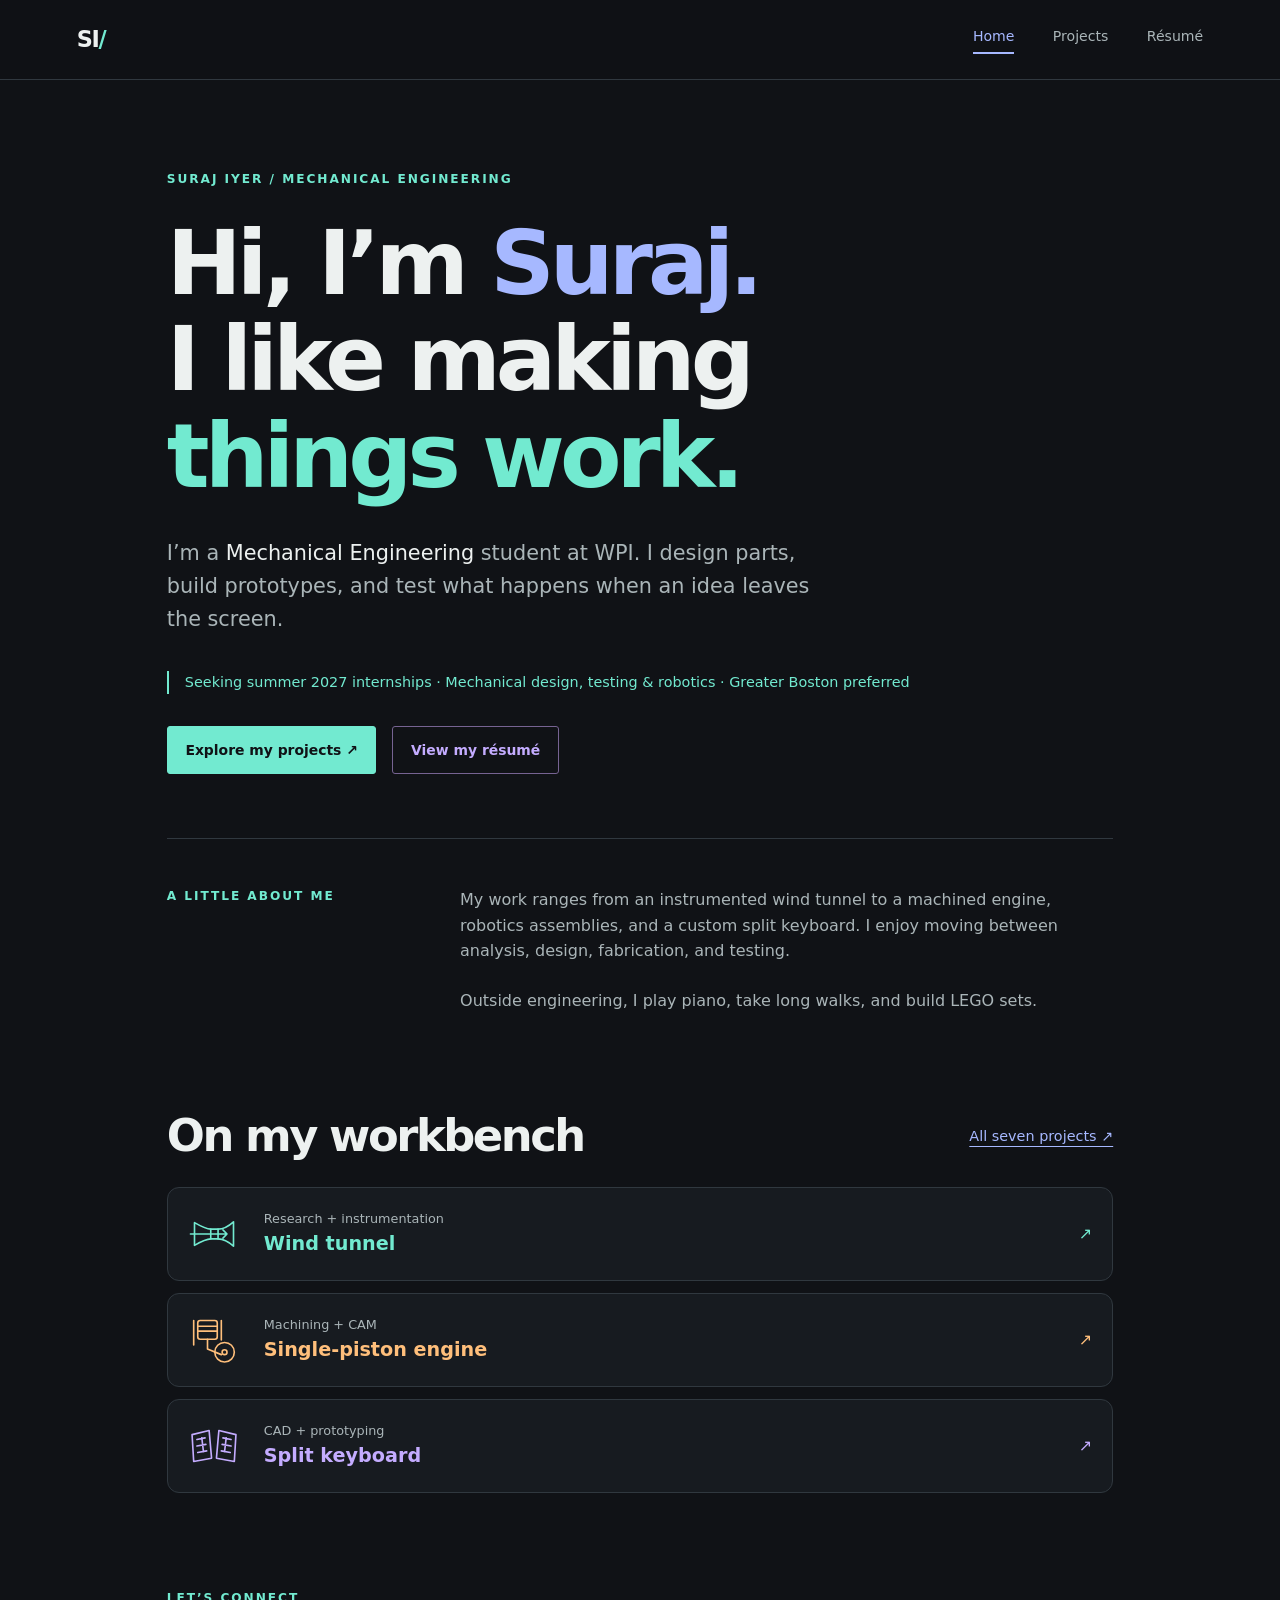
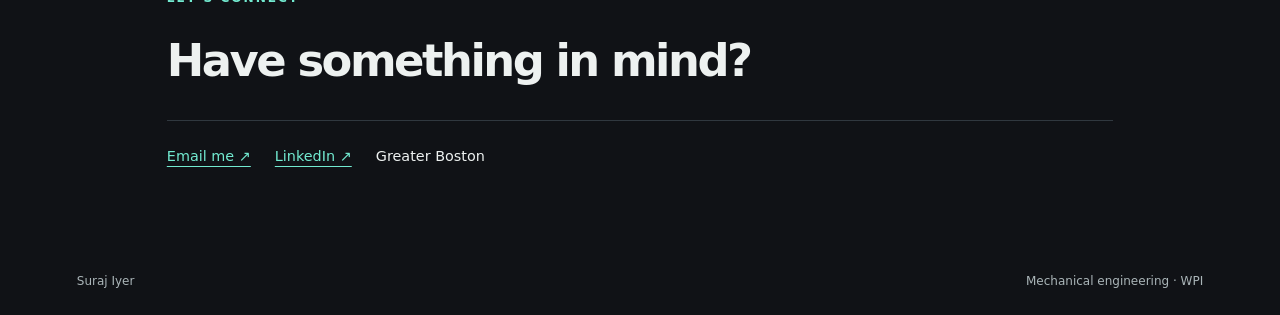
<file: index.html>
<!doctype html><html lang="en"><head><meta charset="utf-8"><meta name="viewport" content="width=device-width,initial-scale=1"><title>Suraj Iyer — Mechanical Engineering</title><meta name="description" content="Suraj Iyer’s engineering portfolio: design, machining, wind-tunnel research, robotics, and software."><link rel="stylesheet" href="styles.css"></head>
<body class="home-page"><a class="skip" href="#main">Skip to content</a><header class="site-header"><a class="wordmark" href="index.html" aria-label="Suraj Iyer, home">SI<span>/</span></a><nav aria-label="Primary navigation"><a href="index.html" aria-current="page">Home</a><a href="projects.html">Projects</a><a href="resume.html">Résumé</a></nav></header>
<main id="main" class="home-main"><section class="home-intro"><p class="eyebrow">Suraj Iyer / Mechanical engineering</p><h1>Hi, I’m <span class="text-blue">Suraj.</span><br>I like making<br><span class="text-mint">things work.</span></h1><p class="home-lead">I’m a <strong>Mechanical Engineering</strong> student at WPI. I design parts, build prototypes, and test what happens when an idea leaves the screen.</p><p class="availability">Seeking summer 2027 internships · Mechanical design, testing &amp; robotics · Greater Boston preferred</p><div class="home-actions"><a class="button primary" href="projects.html">Explore my projects ↗</a><a class="button resume-link" href="resume.html">View my résumé</a></div></section>
<section class="home-about" id="about"><p class="eyebrow">A little about me</p><div><p>My work ranges from an instrumented wind tunnel to a machined engine, robotics assemblies, and a custom split keyboard. I enjoy moving between analysis, design, fabrication, and testing.</p><p>Outside engineering, I play piano, take long walks, and build LEGO sets.</p></div></section>
<section class="home-selected"><div class="home-section-title"><h2>On my workbench</h2><a href="projects.html">All seven projects ↗</a></div><div class="featured-links">
<a href="work.html#wind-tunnel" class="mini-project" style="--project-color:#72ead0"><span class="project-icon" data-icon="wind" aria-hidden="true"></span><span><small>Research + instrumentation</small><strong>Wind tunnel</strong></span><span aria-hidden="true">↗</span></a>
<a href="work.html#engine" class="mini-project" style="--project-color:#ffbf7b"><span class="project-icon" data-icon="engine" aria-hidden="true"></span><span><small>Machining + CAM</small><strong>Single-piston engine</strong></span><span aria-hidden="true">↗</span></a>
<a href="work.html#keyboard" class="mini-project" style="--project-color:#c4acff"><span class="project-icon" data-icon="keyboard" aria-hidden="true"></span><span><small>CAD + prototyping</small><strong>Split keyboard</strong></span><span aria-hidden="true">↗</span></a></div></section>
<section class="home-contact"><p class="eyebrow">Let’s connect</p><h2>Have something in mind?</h2><div class="contact-row"><a href="mailto:iyersuraj8@gmail.com">Email me ↗</a><a href="https://www.linkedin.com/in/suraj-iyer-636031312/" target="_blank" rel="noopener">LinkedIn ↗</a><span>Greater Boston</span></div></section></main><footer><span>Suraj Iyer</span><span>Mechanical engineering · WPI</span></footer><script src="script.js"></script></body></html>
</file>
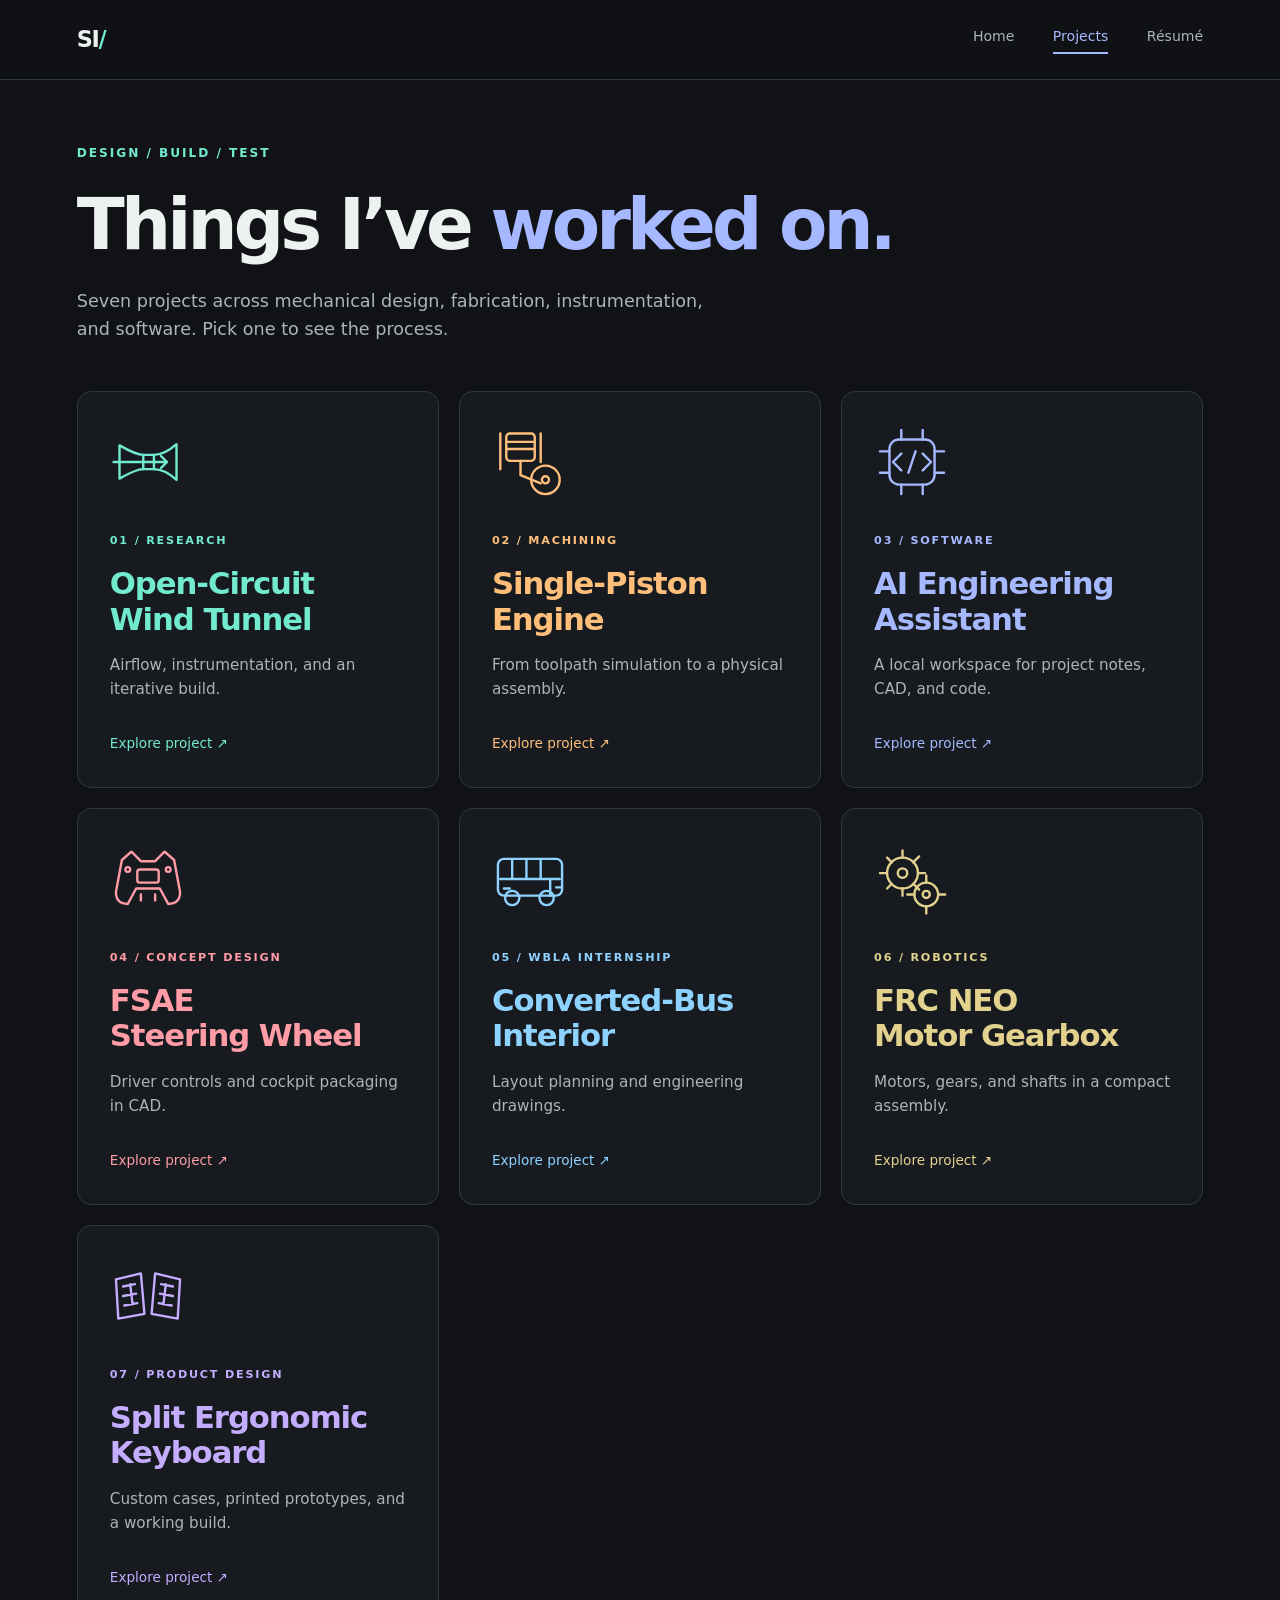
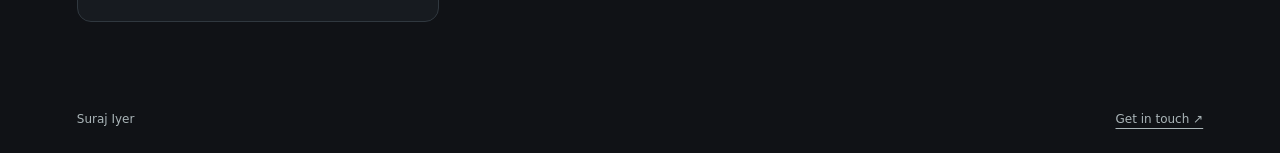
<file: projects.html>
<!doctype html><html lang="en"><head><meta charset="utf-8"><meta name="viewport" content="width=device-width,initial-scale=1"><title>Projects — Suraj Iyer</title><meta name="description" content="Explore Suraj Iyer’s engineering projects."><link rel="stylesheet" href="styles.css"></head><body><a class="skip" href="#project-index">Skip to projects</a><header class="site-header"><a class="wordmark" href="index.html" aria-label="Suraj Iyer, home">SI<span>/</span></a><nav aria-label="Primary navigation"><a href="index.html">Home</a><a href="projects.html" aria-current="page">Projects</a><a href="resume.html">Résumé</a></nav></header>
<main class="project-index" id="project-index"><p class="eyebrow">Design / Build / Test</p><h1>Things I’ve <span class="text-blue">worked on.</span></h1><p class="page-lead">Seven projects across mechanical design, fabrication, instrumentation, and software. Pick one to see the process.</p><div class="icon-grid">
<a class="icon-tile" style="--project-color:#72ead0" href="work.html#wind-tunnel"><span class="project-icon" data-icon="wind" aria-hidden="true"></span><p class="eyebrow">01 / Research</p><h2>Open-Circuit<br>Wind Tunnel</h2><p>Airflow, instrumentation, and an iterative build.</p><span class="tile-cta">Explore project ↗</span></a>
<a class="icon-tile" style="--project-color:#ffbf7b" href="work.html#engine"><span class="project-icon" data-icon="engine" aria-hidden="true"></span><p class="eyebrow">02 / Machining</p><h2>Single-Piston<br>Engine</h2><p>From toolpath simulation to a physical assembly.</p><span class="tile-cta">Explore project ↗</span></a>
<a class="icon-tile" style="--project-color:#a6b8ff" href="work.html#jarvis"><span class="project-icon" data-icon="jarvis" aria-hidden="true"></span><p class="eyebrow">03 / Software</p><h2>AI Engineering<br>Assistant</h2><p>A local workspace for project notes, CAD, and code.</p><span class="tile-cta">Explore project ↗</span></a>
<a class="icon-tile" style="--project-color:#ff9ca6" href="work.html#steering"><span class="project-icon" data-icon="steering" aria-hidden="true"></span><p class="eyebrow">04 / Concept design</p><h2>FSAE<br>Steering Wheel</h2><p>Driver controls and cockpit packaging in CAD.</p><span class="tile-cta">Explore project ↗</span></a>
<a class="icon-tile" style="--project-color:#8ed2ff" href="work.html#wbla"><span class="project-icon" data-icon="bus" aria-hidden="true"></span><p class="eyebrow">05 / WBLA internship</p><h2>Converted-Bus<br>Interior</h2><p>Layout planning and engineering drawings.</p><span class="tile-cta">Explore project ↗</span></a>
<a class="icon-tile" style="--project-color:#e3d18e" href="work.html#frc-gearbox"><span class="project-icon" data-icon="gearbox" aria-hidden="true"></span><p class="eyebrow">06 / Robotics</p><h2>FRC NEO<br>Motor Gearbox</h2><p>Motors, gears, and shafts in a compact assembly.</p><span class="tile-cta">Explore project ↗</span></a>
<a class="icon-tile" style="--project-color:#c4acff" href="work.html#keyboard"><span class="project-icon" data-icon="keyboard" aria-hidden="true"></span><p class="eyebrow">07 / Product design</p><h2>Split Ergonomic<br>Keyboard</h2><p>Custom cases, printed prototypes, and a working build.</p><span class="tile-cta">Explore project ↗</span></a>
</div></main><footer><span>Suraj Iyer</span><a href="mailto:iyersuraj8@gmail.com">Get in touch ↗</a></footer><script src="script.js"></script></body></html>
</file>
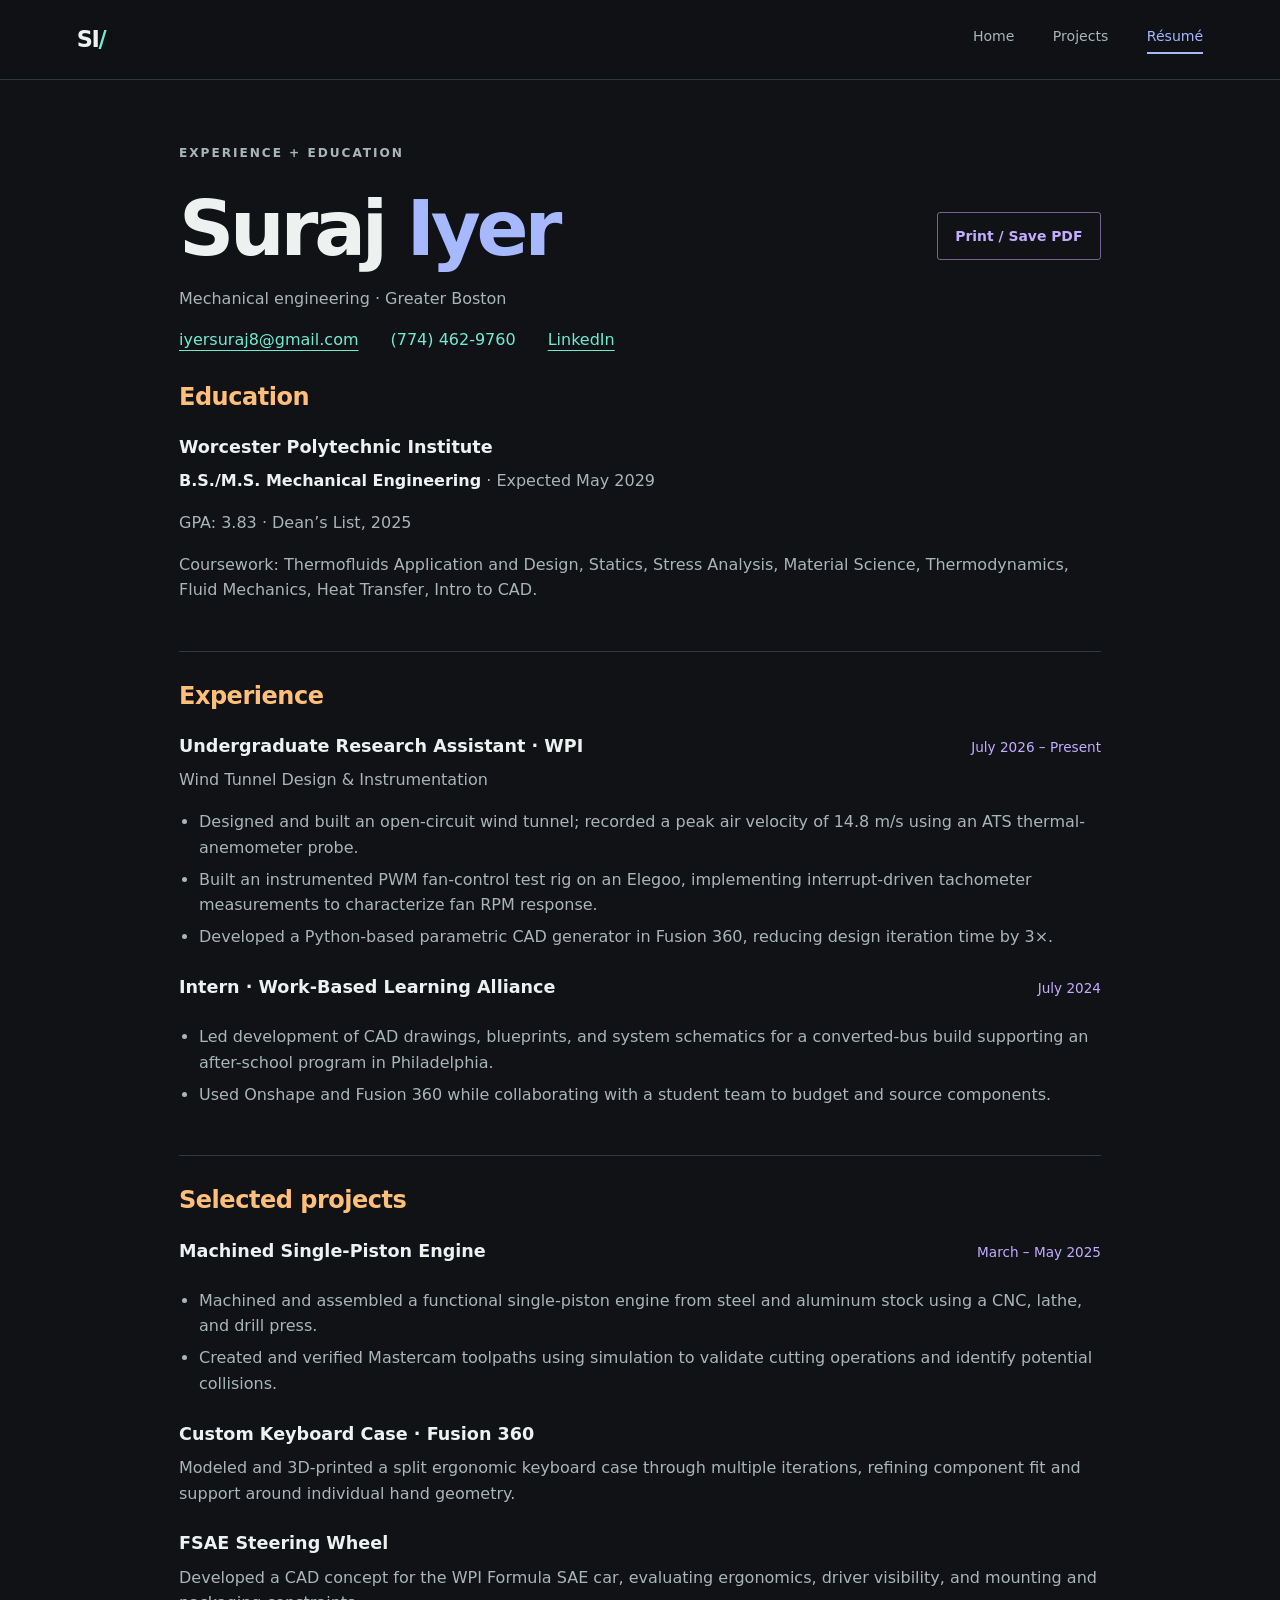
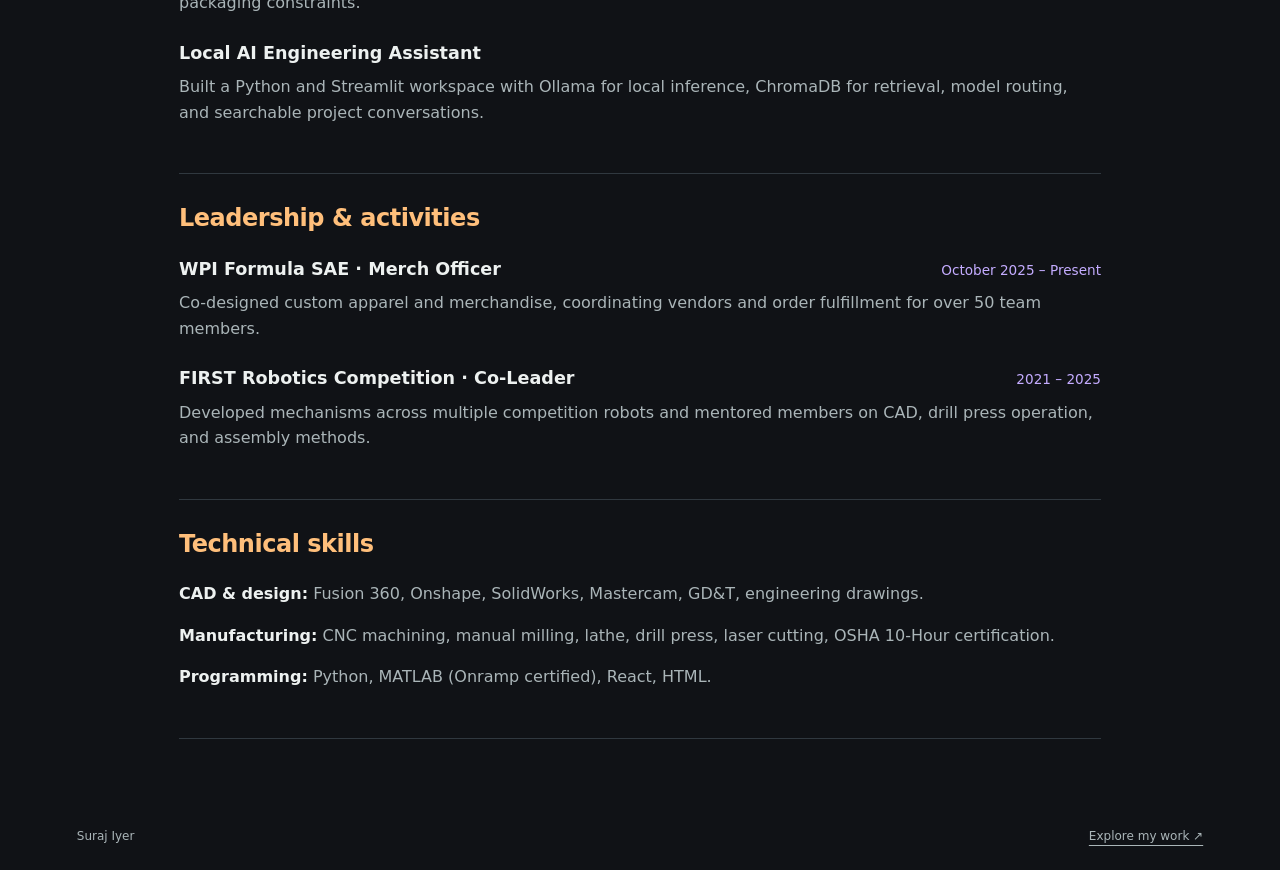
<file: resume.html>
<!doctype html><html lang="en"><head><meta charset="utf-8"><meta name="viewport" content="width=device-width,initial-scale=1"><title>Résumé — Suraj Iyer</title><meta name="description" content="Suraj Iyer’s engineering education, experience, projects, and technical skills."><link rel="stylesheet" href="styles.css"></head><body>
<a class="skip" href="#resume">Skip to résumé</a><header class="site-header"><a class="wordmark" href="index.html" aria-label="Suraj Iyer, home">SI<span>/</span></a><nav aria-label="Primary navigation"><a href="index.html">Home</a><a href="projects.html">Projects</a><a href="resume.html" aria-current="page">Résumé</a></nav></header>
<main class="resume-page" id="resume"><div class="resume-title"><div><p class="eyebrow">Experience + education</p><h1>Suraj <span class="text-blue">Iyer</span></h1><p>Mechanical engineering · Greater Boston</p></div><button class="button resume-link" id="print-resume">Print / Save PDF</button></div><div class="resume-contact"><a href="mailto:iyersuraj8@gmail.com">iyersuraj8@gmail.com</a><span>(774) 462-9760</span><a href="https://www.linkedin.com/in/suraj-iyer-636031312/">LinkedIn</a></div>
<section><h2>Education</h2><h3>Worcester Polytechnic Institute</h3><p><strong>B.S./M.S. Mechanical Engineering</strong> · Expected May 2029</p><p>GPA: 3.83 · Dean’s List, 2025</p><p>Coursework: Thermofluids Application and Design, Statics, Stress Analysis, Material Science, Thermodynamics, Fluid Mechanics, Heat Transfer, Intro to CAD.</p></section>
<section><h2>Experience</h2><article><div class="resume-role"><h3>Undergraduate Research Assistant · WPI</h3><span>July 2026 – Present</span></div><p class="text-mint">Wind Tunnel Design &amp; Instrumentation</p><ul><li>Designed and built an open-circuit wind tunnel; recorded a peak air velocity of 14.8 m/s using an ATS thermal-anemometer probe.</li><li>Built an instrumented PWM fan-control test rig on an Elegoo, implementing interrupt-driven tachometer measurements to characterize fan RPM response.</li><li>Developed a Python-based parametric CAD generator in Fusion 360, reducing design iteration time by 3×.</li></ul></article><article><div class="resume-role"><h3>Intern · Work-Based Learning Alliance</h3><span>July 2024</span></div><ul><li>Led development of CAD drawings, blueprints, and system schematics for a converted-bus build supporting an after-school program in Philadelphia.</li><li>Used Onshape and Fusion 360 while collaborating with a student team to budget and source components.</li></ul></article></section>
<section><h2>Selected projects</h2><article><div class="resume-role"><h3>Machined Single-Piston Engine</h3><span>March – May 2025</span></div><ul><li>Machined and assembled a functional single-piston engine from steel and aluminum stock using a CNC, lathe, and drill press.</li><li>Created and verified Mastercam toolpaths using simulation to validate cutting operations and identify potential collisions.</li></ul></article><article><h3>Custom Keyboard Case · Fusion 360</h3><p>Modeled and 3D-printed a split ergonomic keyboard case through multiple iterations, refining component fit and support around individual hand geometry.</p></article><article><h3>FSAE Steering Wheel</h3><p>Developed a CAD concept for the WPI Formula SAE car, evaluating ergonomics, driver visibility, and mounting and packaging constraints.</p></article><article><h3>Local AI Engineering Assistant</h3><p>Built a Python and Streamlit workspace with Ollama for local inference, ChromaDB for retrieval, model routing, and searchable project conversations.</p></article></section>
<section><h2>Leadership &amp; activities</h2><article><div class="resume-role"><h3>WPI Formula SAE · Merch Officer</h3><span>October 2025 – Present</span></div><p>Co-designed custom apparel and merchandise, coordinating vendors and order fulfillment for over 50 team members.</p></article><article><div class="resume-role"><h3>FIRST Robotics Competition · Co-Leader</h3><span>2021 – 2025</span></div><p>Developed mechanisms across multiple competition robots and mentored members on CAD, drill press operation, and assembly methods.</p></article></section>
<section><h2>Technical skills</h2><p><strong>CAD &amp; design:</strong> Fusion 360, Onshape, SolidWorks, Mastercam, GD&amp;T, engineering drawings.</p><p><strong>Manufacturing:</strong> CNC machining, manual milling, lathe, drill press, laser cutting, OSHA 10-Hour certification.</p><p><strong>Programming:</strong> Python, MATLAB (Onramp certified), React, HTML.</p></section></main><footer><span>Suraj Iyer</span><a href="projects.html">Explore my work ↗</a></footer><script src="script.js"></script></body></html>
</file>
<file: styles.css>
:root{color-scheme:dark;--bg:#101216;--panel:#171b20;--ink:#edf1f0;--muted:#aab5b8;--accent:#72ead0;--line:#30383f;--gutter:clamp(1.1rem,4vw,4rem)}
.project-index{padding:4rem var(--gutter)}.project-index>h1{font-size:clamp(3rem,8vw,7rem);margin-bottom:3rem}.index-grid{columns:2 420px;column-gap:1.5rem}.project-tile{display:inline-block;width:100%;break-inside:avoid;margin-bottom:1.5rem;background:var(--panel);border:1px solid var(--line);text-decoration:none;transition:translate .25s,border-color .25s,box-shadow .25s}.project-tile img{width:100%;height:auto}.tile-copy{padding:1.5rem}.tile-copy .eyebrow{margin-bottom:.75rem}.tile-copy h2{font-size:clamp(1.6rem,3vw,2.6rem);margin-bottom:1rem}.tile-copy>span{color:var(--accent);font-size:.9rem}nav a[aria-current=page]{color:var(--accent)}@media(hover:hover){.project-tile:hover{translate:0 -4px;border-color:var(--accent);box-shadow:0 16px 35px #0004}}@media(prefers-reduced-motion:reduce){.project-tile:hover{translate:none}}
*{box-sizing:border-box}html{scroll-behavior:smooth;scroll-padding-top:6rem}body{margin:0;background:var(--bg);color:var(--ink);font-family:Inter,ui-sans-serif,system-ui,-apple-system,sans-serif;line-height:1.6}img{display:block;width:100%;height:auto;max-width:100%;object-fit:contain}a{color:inherit;text-underline-offset:5px}button{font:inherit}:focus-visible{outline:2px solid var(--accent);outline-offset:6px}
.skip{position:fixed;top:-6rem;left:1rem;z-index:100;background:var(--accent);color:var(--bg);padding:.7rem 1rem}.skip:focus{top:1rem}
.site-header{position:sticky;top:0;z-index:30;display:flex;justify-content:space-between;align-items:center;padding:1.35rem var(--gutter);background:#101216f7;border-bottom:1px solid var(--line);backdrop-filter:blur(18px);transition:padding .3s,background .3s}.site-header.is-scrolled{padding:.75rem var(--gutter);background:#101216db}.wordmark{font-size:1.4rem;font-weight:850;letter-spacing:-.06em;text-decoration:none}.wordmark span{color:var(--accent)}nav{display:flex;gap:clamp(1rem,3vw,2.5rem)}nav a{font-size:.88rem;text-decoration:none;color:var(--muted);transition:color .2s}nav a:hover{color:var(--accent)}
h1,h2,h3,h4,p{margin-top:0}h1,h2,h3{font-weight:600;line-height:1.05;letter-spacing:-.055em}.hero{padding-top:clamp(4rem,8vw,8rem)}.hero-copy{display:grid;grid-template-columns:1.6fr 1fr;gap:0 5vw;padding:0 var(--gutter) 3.5rem;align-items:end}.eyebrow{color:var(--accent);font-size:.76rem;letter-spacing:.16em;text-transform:uppercase;font-weight:700;margin-bottom:1.6rem}.hero-copy .eyebrow{grid-column:1/-1}h1{grid-row:2/4;font-size:clamp(3.2rem,7.8vw,8.5rem);margin:0;max-width:1100px}.intro{font-size:clamp(1rem,1.5vw,1.25rem);color:var(--muted);max-width:500px;margin-bottom:2rem}.hero-links{display:flex;flex-wrap:wrap;gap:.6rem}.button{display:inline-flex;align-items:center;justify-content:center;min-height:48px;padding:.75rem 1.1rem;border:1px solid var(--line);border-radius:3px;text-decoration:none;font-size:.87rem;font-weight:650;transition:transform .2s,background .2s,border-color .2s}.primary{background:var(--accent);border-color:var(--accent);color:var(--bg)}.button:hover{transform:translateY(-3px);border-color:var(--accent)}.quiet:hover{background:var(--panel)}
.hero-visual{margin:0}.hero-visual img{width:100%;height:auto}.hero-visual figcaption{display:flex;justify-content:space-between;gap:1rem;padding:1rem var(--gutter);color:var(--muted);font-size:.8rem;border-bottom:1px solid var(--line)}.hero-visual figcaption span{color:var(--accent)}
.metrics{display:grid;grid-template-columns:repeat(3,1fr);padding:0 var(--gutter);border-bottom:1px solid var(--line)}.metrics div{padding:2.5rem 2rem 2.5rem 0;display:grid;gap:.2rem}.metrics strong{font-size:clamp(2rem,4vw,3.8rem);font-weight:500;letter-spacing:-.05em}.metrics span{color:var(--muted);font-size:.82rem}
.work{padding:clamp(5rem,10vw,10rem) var(--gutter) 0}.section-heading{display:grid;grid-template-columns:1fr 2fr;gap:2rem;margin-bottom:5rem}h2{font-size:clamp(2.4rem,5vw,5.5rem);margin-bottom:0;max-width:1000px}.project{margin-bottom:clamp(5rem,10vw,10rem);border-top:1px solid var(--line);padding-top:2rem;scroll-margin-top:6rem}.project-head{display:grid;grid-template-columns:1.25fr 1fr;gap:4vw;align-items:end;margin-bottom:2rem}.project-number{font-size:.73rem;color:var(--accent);font-weight:650;letter-spacing:.13em;text-transform:uppercase;margin-bottom:1rem}h3{font-size:clamp(2.3rem,4.6vw,5rem);margin-bottom:0}.project-summary{color:var(--muted);max-width:540px;margin-bottom:0;font-size:1.05rem}
/* Natural-height masonry removes empty grid cells while preserving every image. */
.gallery{display:flex;flex-direction:column;align-items:center;gap:1.25rem;margin:0 0 2rem}
.gallery-row{display:flex;align-items:flex-start;justify-content:center;gap:1.25rem;width:100%;margin-inline:auto}
.gallery-row .image-card{flex:var(--image-ratio,1) 1 0;width:0;margin:0}
.image-card{display:inline-block;break-inside:avoid;margin:0 0 1.25rem;min-width:0;width:100%;padding:0;border:1px solid var(--line);background:var(--panel);color:var(--ink);text-align:left;cursor:zoom-in;transition:translate .25s,box-shadow .25s,border-color .25s}.image-card img{width:100%;height:auto;object-fit:contain}.image-card span{display:flex;justify-content:space-between;align-items:center;gap:1rem;padding:.85rem 1rem;font-size:.72rem;letter-spacing:.08em;text-transform:uppercase;color:var(--muted)}.image-card span::after{content:'↗';color:var(--accent);font-size:1.2rem}@media(hover:hover){.image-card:hover{translate:0 -5px;box-shadow:0 18px 36px #0005;border-color:var(--accent)}}
.project-details{display:grid;grid-template-columns:repeat(3,minmax(0,1fr));gap:2.5rem;padding-top:2rem;border-top:1px solid var(--line)}.project-details.two{grid-template-columns:repeat(2,minmax(0,1fr))}h4{font-size:.76rem;letter-spacing:.13em;text-transform:uppercase;margin-bottom:.7rem}.project-details p{color:var(--muted);font-size:.95rem;margin-bottom:0}.tags{display:flex;flex-wrap:wrap;gap:.5rem;margin-top:2rem}.tags span{font-size:.72rem;padding:.35rem .7rem;border:1px solid var(--line);border-radius:30px;color:var(--muted)}
.about{display:grid;grid-template-columns:1.1fr 1fr;gap:7vw;padding:6rem var(--gutter);background:var(--panel);border-top:1px solid var(--line)}.about-copy{align-self:end;color:var(--muted)}.contact-row{display:flex;flex-wrap:wrap;gap:1rem 1.5rem;border-top:1px solid var(--line);padding-top:1.5rem;margin-top:2rem;font-size:.9rem}.contact-row a{color:var(--accent)}footer{display:flex;justify-content:space-between;gap:1rem;padding:1.5rem var(--gutter);color:var(--muted);font-size:.75rem}
.lightbox{position:fixed;inset:0;margin:auto;width:min(84vw,1200px);height:88dvh;max-width:none;max-height:none;padding:3.5rem clamp(1rem,3vw,3rem) 1.25rem;overflow:hidden;border:1px solid var(--line);border-radius:8px;background:var(--bg);color:var(--ink);box-shadow:0 30px 90px #0008}.lightbox[open]{display:grid;grid-template-rows:minmax(0,1fr) auto;gap:1rem;justify-items:center}.lightbox::backdrop{background:#090d12e8;backdrop-filter:blur(8px)}.lightbox img{width:100%;height:100%;min-height:0;object-fit:contain;object-position:center}.lightbox p{margin:0;max-height:5rem;overflow:auto;text-align:center;color:var(--muted);font-size:.85rem}.lightbox-close{position:absolute;right:.7rem;top:.5rem;width:44px;height:44px;border:1px solid var(--line);background:var(--panel);color:var(--ink);cursor:pointer;font-size:1.5rem}.modal-open{overflow:hidden}
.reveal-pending{opacity:0;transform:translateY(24px)}.reveal{transition:opacity .65s ease var(--delay,0ms),transform .65s ease var(--delay,0ms),translate .25s,box-shadow .25s,border-color .25s}.reveal.is-visible{opacity:1;transform:none}
@media(max-width:900px){.hero-copy{grid-template-columns:1fr}.hero-copy .eyebrow,h1{grid-row:auto}h1{margin-bottom:2rem}.intro{max-width:650px}.section-heading,.project-head,.about{grid-template-columns:1fr;gap:1.5rem}.project-summary{max-width:650px}.project-details{gap:1.5rem}.about-copy{margin-top:1.5rem}}
@media(max-width:600px){.site-header{padding:1rem var(--gutter)}nav{gap:1rem}nav a{font-size:.8rem}.hero{padding-top:3rem}.hero-copy{padding-bottom:2rem}h1{font-size:clamp(2.9rem,12vw,4.5rem)}.metrics{grid-template-columns:1fr}.metrics div{padding:1.2rem 0;border-bottom:1px solid var(--line)}.metrics div:last-child{border:0}.metrics strong{font-size:2.4rem}.section-heading{margin-bottom:3rem}.gallery{columns:1}.project-details,.project-details.two{grid-template-columns:1fr}.about{padding-top:4rem;padding-bottom:4rem}footer{flex-direction:column;gap:.35rem}}
@media(prefers-reduced-motion:reduce){html{scroll-behavior:auto}*,*::before,*::after{transition:none!important;animation:none!important}.reveal-pending{opacity:1;transform:none}.image-card:hover,.button:hover{translate:none;transform:none}}
/* A shared centered frame keeps photography away from the screen edges. */
:root{--gutter:max(clamp(1.25rem,6vw,7rem),calc((100vw - 1200px)/2))}
.hero-visual{margin-inline:var(--gutter)}
.hero-visual figcaption{padding-inline:0}
.project-index{max-width:1440px;margin-inline:auto;padding-inline:clamp(1.25rem,6vw,7rem)}
@media(max-width:600px){.gallery-row{flex-direction:column;align-items:center}.gallery-row .image-card{width:100%;flex:none}.lightbox{width:92vw;height:86dvh;padding:3.5rem .75rem 1rem}.lightbox p{font-size:.8rem}}

/* Personal landing page and color-coded project navigation. */
.text-blue{color:#a6b8ff}.text-mint{color:#72ead0}.text-amber{color:#ffbf7b}
.site-header nav a[aria-current=page]{color:#a6b8ff;border-bottom:2px solid #a6b8ff;padding-bottom:.25rem}
.home-main{max-width:1100px;padding:0 clamp(1.25rem,6vw,5rem);margin:auto}
.home-intro{padding:clamp(3rem,7vw,6rem) 0 4rem}
.home-intro h1{font-size:clamp(3.4rem,7vw,6.7rem);line-height:1.08;letter-spacing:-.055em}
.home-lead{max-width:660px;font-size:clamp(1.1rem,2vw,1.3rem);color:var(--muted);margin:2rem 0}
.home-lead strong{font-weight:500;color:var(--ink)}
.home-actions{display:flex;gap:1rem;flex-wrap:wrap}.resume-link{color:#c4acff;background:transparent;border-color:#766392;cursor:pointer}
.home-about{display:grid;grid-template-columns:1fr 2.5fr;gap:2rem;padding:3rem 0;border-top:1px solid var(--line)}
.home-about h2,.home-section-title h2,.home-contact h2{font-size:clamp(1.8rem,3.5vw,3rem);line-height:1.2}
.home-about p:not(.eyebrow){color:var(--muted);margin:1.5rem 0 0}.home-about>div>p:first-child{margin-top:0}
.home-selected{padding:3rem 0}.home-section-title{display:flex;justify-content:space-between;align-items:center;gap:1rem;margin-bottom:1.5rem}.home-section-title>a{color:#a6b8ff;font-size:.9rem}
.featured-links{display:grid;gap:.75rem}.mini-project{display:flex;align-items:center;gap:1.5rem;border:1px solid var(--line);border-radius:12px;padding:1.25rem;background:var(--panel);text-decoration:none;transition:transform .2s,border-color .2s}
.mini-project:hover{border-color:var(--project-color);transform:translateX(4px)}.mini-project>span:last-child{margin-left:auto;color:var(--project-color)}.mini-project small{display:block;color:var(--muted);font-size:.8rem}.mini-project strong{font-size:1.2rem;color:var(--project-color);font-weight:550}
.project-icon{display:block;color:var(--project-color,var(--accent));width:76px;height:76px;flex-shrink:0}.project-icon svg{width:100%;height:100%;display:block}.mini-project .project-icon{width:52px;height:52px}
.home-contact{padding:3rem 0 5rem}.project-index>h1{font-size:clamp(2.8rem,5.5vw,5rem);margin:0 0 1.5rem}.page-lead{max-width:630px;color:var(--muted);font-size:1.1rem;margin-bottom:3rem}
.icon-grid{display:grid;grid-template-columns:repeat(3,minmax(0,1fr));gap:1.25rem}
.icon-tile{display:flex;flex-direction:column;align-items:flex-start;padding:2rem;border:1px solid var(--line);border-radius:14px;background:var(--panel);text-decoration:none;transition:transform .25s,border-color .25s,box-shadow .25s}
.icon-tile .project-icon{margin-bottom:2rem}.icon-tile .eyebrow{font-size:.7rem;color:var(--project-color);margin-bottom:1rem}.icon-tile h2{font-size:clamp(1.6rem,2.4vw,2.2rem);line-height:1.15;letter-spacing:-.035em;color:var(--project-color)}
.icon-tile>p:not(.eyebrow){color:var(--muted);font-size:.95rem;margin:1rem 0 2rem}.tile-cta{margin-top:auto;font-size:.85rem;color:var(--project-color)}.icon-tile:hover{transform:translateY(-5px);border-color:var(--project-color);box-shadow:0 15px 40px #0003}
.project-view .hero,.project-view .metrics,.project-view .section-heading,.project-view .about{display:none}
.project-back{padding:2.5rem var(--gutter) 0;color:#a6b8ff}.project-view .work{padding-top:2rem}.project-view .project{border-top:0;padding-top:0;margin-bottom:4rem}.project-view .project h3{color:#a6b8ff}.project-view h4{color:#ffbf7b}
[hidden]{display:none!important}
.resume-page{max-width:1050px;padding:4rem clamp(1.25rem,5vw,4rem);margin:auto}.resume-title{display:flex;justify-content:space-between;align-items:center;gap:2rem}.resume-title h1{font-size:clamp(3rem,6vw,5rem)}.resume-title p:last-child{color:var(--muted);margin-top:1rem}.resume-contact{display:flex;flex-wrap:wrap;gap:1rem 2rem;color:#72ead0}
.resume-page section{padding:2rem 0;border-bottom:1px solid var(--line)}.resume-page h2{font-size:1.5rem;letter-spacing:-.02em;color:#ffbf7b;margin-bottom:1.5rem}.resume-page h3{font-size:1.1rem;line-height:1.5;letter-spacing:0;margin:0 0 .5rem}.resume-page p,.resume-page li{color:var(--muted)}.resume-page strong{color:var(--ink)}.resume-page article+article{margin-top:1.5rem}.resume-role{display:flex;justify-content:space-between;align-items:baseline;gap:1rem}.resume-role>span{font-size:.85rem;color:#c4acff;flex-shrink:0}.resume-page ul{padding-left:1.25rem}.resume-page li+li{margin-top:.4rem}
@media(max-width:1000px){.icon-grid{grid-template-columns:repeat(2,minmax(0,1fr))}}
@media(max-width:600px){.icon-grid{grid-template-columns:1fr}.home-about{grid-template-columns:1fr;gap:.5rem}.home-section-title{align-items:flex-start;flex-direction:column}.resume-title,.resume-role{align-items:flex-start;flex-direction:column;gap:.5rem}.resume-title{margin-bottom:1.5rem}.home-intro{padding-top:3rem}.mini-project{gap:1rem}}
@media(prefers-reduced-motion:reduce){.icon-tile:hover,.mini-project:hover{transform:none}}
@media print{body{background:white;color:#111;color-scheme:light}.site-header,footer,.skip,#print-resume{display:none!important}.resume-page{max-width:none;padding:0;font-size:10pt;line-height:1.35}.resume-page h1{font-size:26pt}.resume-page h2{font-size:14pt;color:#174b6e}.resume-page h3{font-size:11pt}.resume-page p,.resume-page li,.resume-page strong,.resume-page a,.resume-role>span,.resume-page .text-blue{color:#111}.resume-page section{padding:10px 0}.resume-page article{break-inside:avoid}.resume-page .eyebrow{display:none}.resume-page ul{margin:6px 0}.resume-title p:last-child{margin:5px 0}.resume-role{gap:1rem}.resume-page h2{margin-bottom:8px}.resume-page p{margin-bottom:6px}@page{margin:14mm}}

/* Case studies: context and ownership first, followed by visual evidence and reasoning. */
.case-overview{display:grid;grid-template-columns:1fr 1fr;gap:2.5rem;padding:1.5rem 0 2rem;border-top:1px solid var(--line)}
.case-overview p{color:var(--muted);margin:0;max-width:65ch}
.project-details.case-study{grid-template-columns:repeat(3,minmax(0,1fr))}
.case-study p{line-height:1.75}.evidence-link{margin:1.5rem 0;color:var(--accent);font-size:.9rem}
.case-actions{display:flex;justify-content:space-between;flex-wrap:wrap;gap:1rem;margin-top:2.5rem;padding-top:1.5rem;border-top:1px solid var(--line);color:#a6b8ff;font-size:.9rem}
.availability{display:inline-block;color:var(--accent);font-size:.9rem;border-left:2px solid var(--accent);padding-left:1rem;margin-bottom:2rem}
@media(max-width:800px){.case-overview,.project-details.case-study{grid-template-columns:1fr;gap:1.5rem}}

/* Scroll-scrubbed exploded views: a sticky stage of same-camera render layers. */
.xv{position:relative;overflow:clip;height:220vh;margin:0 0 2rem;border:1px solid var(--line);border-radius:14px;background:linear-gradient(var(--line) 1px,transparent 1px) 0 0/40px 40px,linear-gradient(90deg,var(--line) 1px,transparent 1px) 0 0/40px 40px,var(--panel)}
.xv-sticky{position:sticky;top:5rem;height:calc(100vh - 6rem);display:grid;grid-template-columns:minmax(0,1fr) 3fr;gap:2rem;align-items:center;padding:1.5rem}
.xv-copy h4{color:var(--project-color)}.xv-copy p{color:var(--muted);font-size:.95rem;margin:0}
.xv-stage{position:relative;width:100%;aspect-ratio:16/10;max-height:100%}
.xv-layer{position:absolute;inset:0;width:100%;height:100%;object-fit:contain;will-change:transform;filter:drop-shadow(0 18px 28px #0007)}
.xv-label{position:absolute;left:var(--x);top:var(--y);padding:.3rem .6rem;border-left:2px solid var(--project-color);background:#101216d9;font-size:.72rem;letter-spacing:.08em;text-transform:uppercase;color:var(--ink);opacity:0;transform:translateY(6px);transition:opacity .35s,transform .35s;pointer-events:none}
.xv-label.is-on{opacity:1;transform:none}
.xv-progress{position:absolute;left:0;bottom:0;width:100%;height:3px;background:var(--project-color);transform-origin:left;transform:scaleX(0)}
@media(max-width:800px){.xv{height:auto}.xv-sticky{position:static;height:auto;grid-template-columns:1fr}}
@media(prefers-reduced-motion:reduce){.xv{height:auto}.xv-sticky{position:static;height:auto}}
</file>
